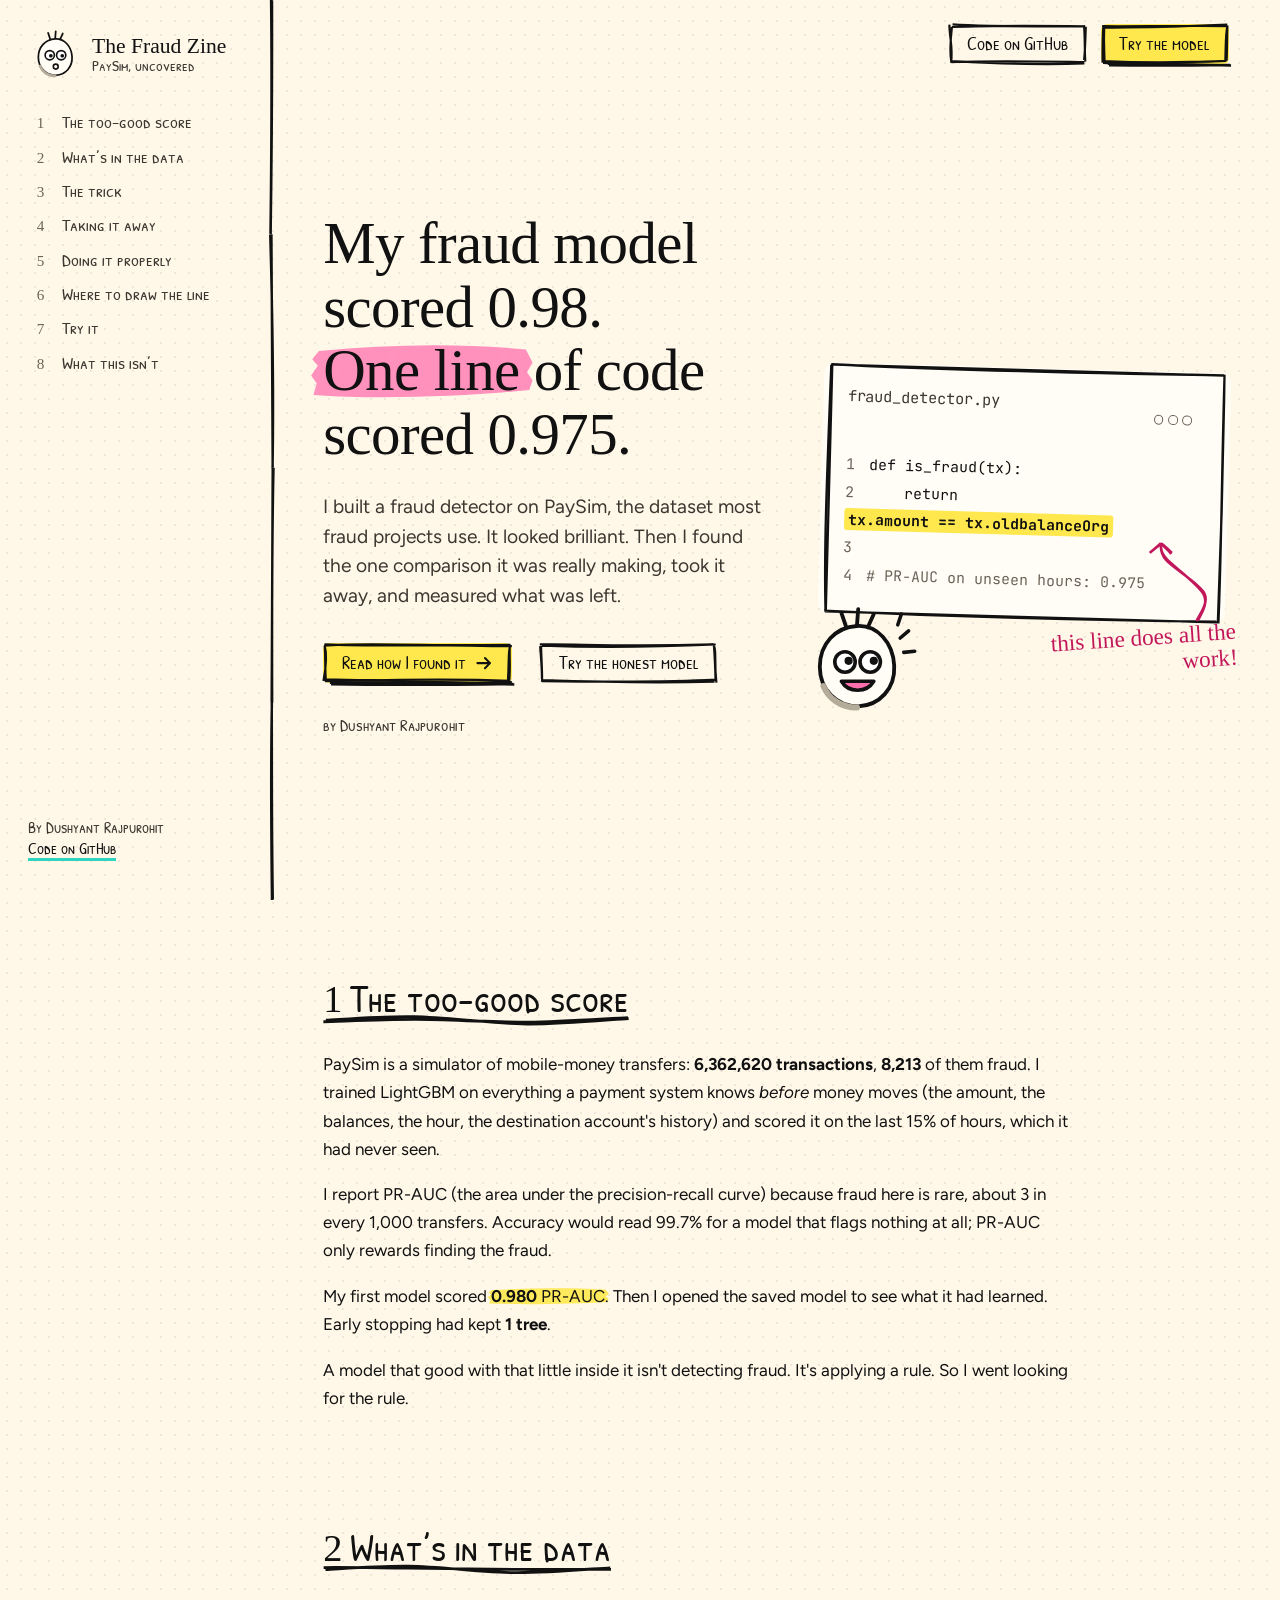
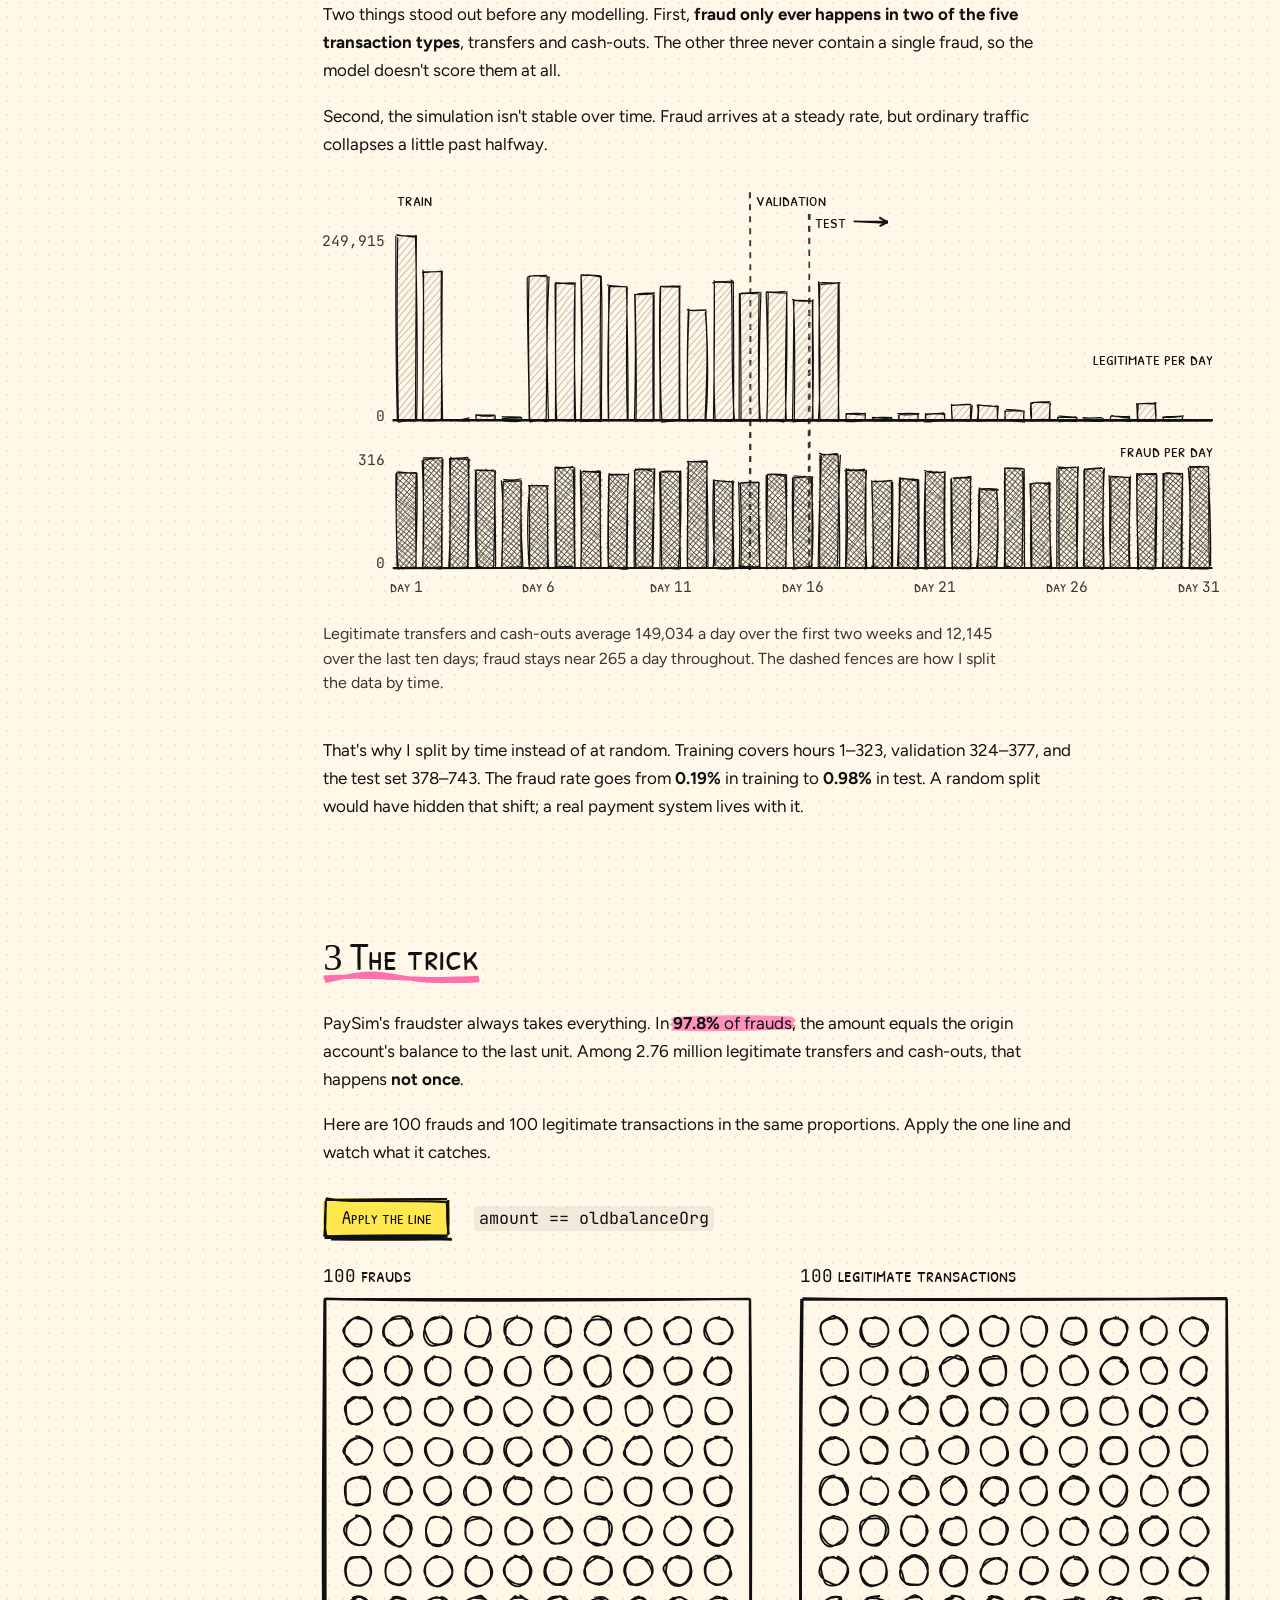
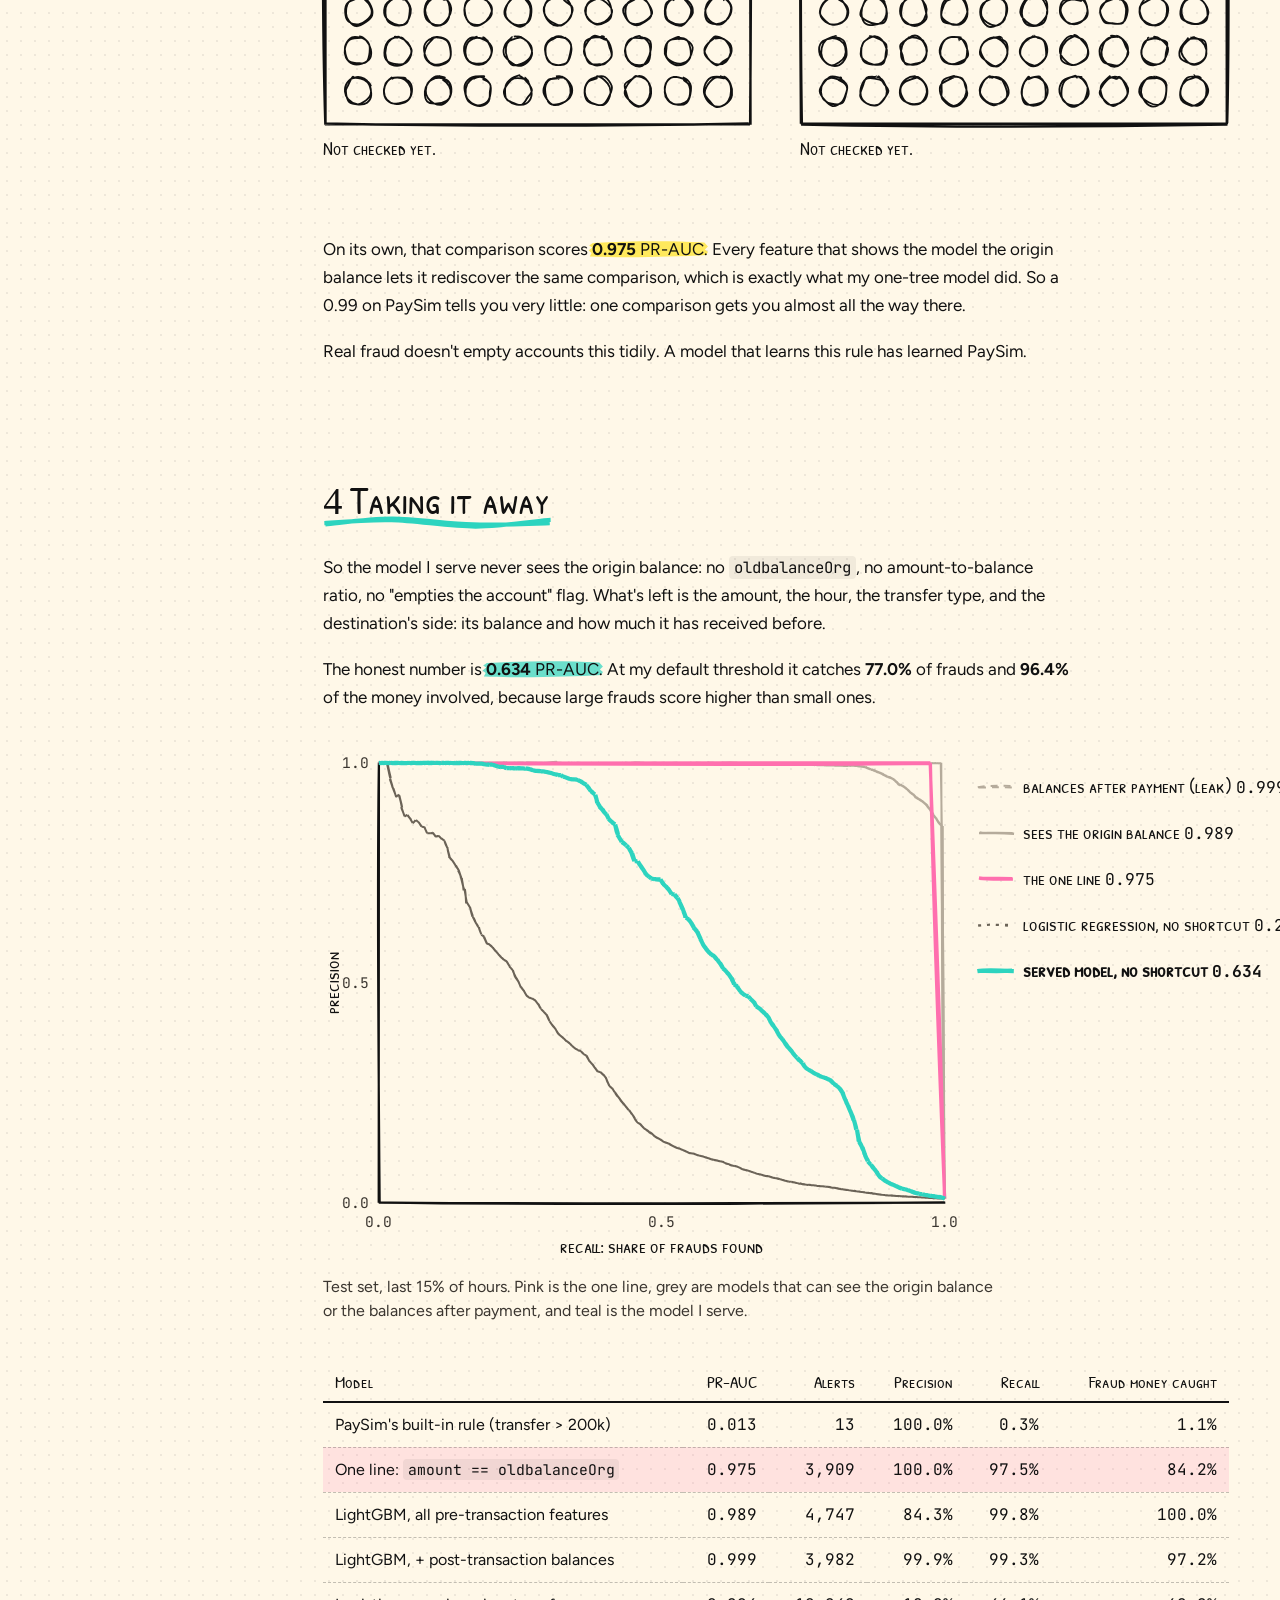
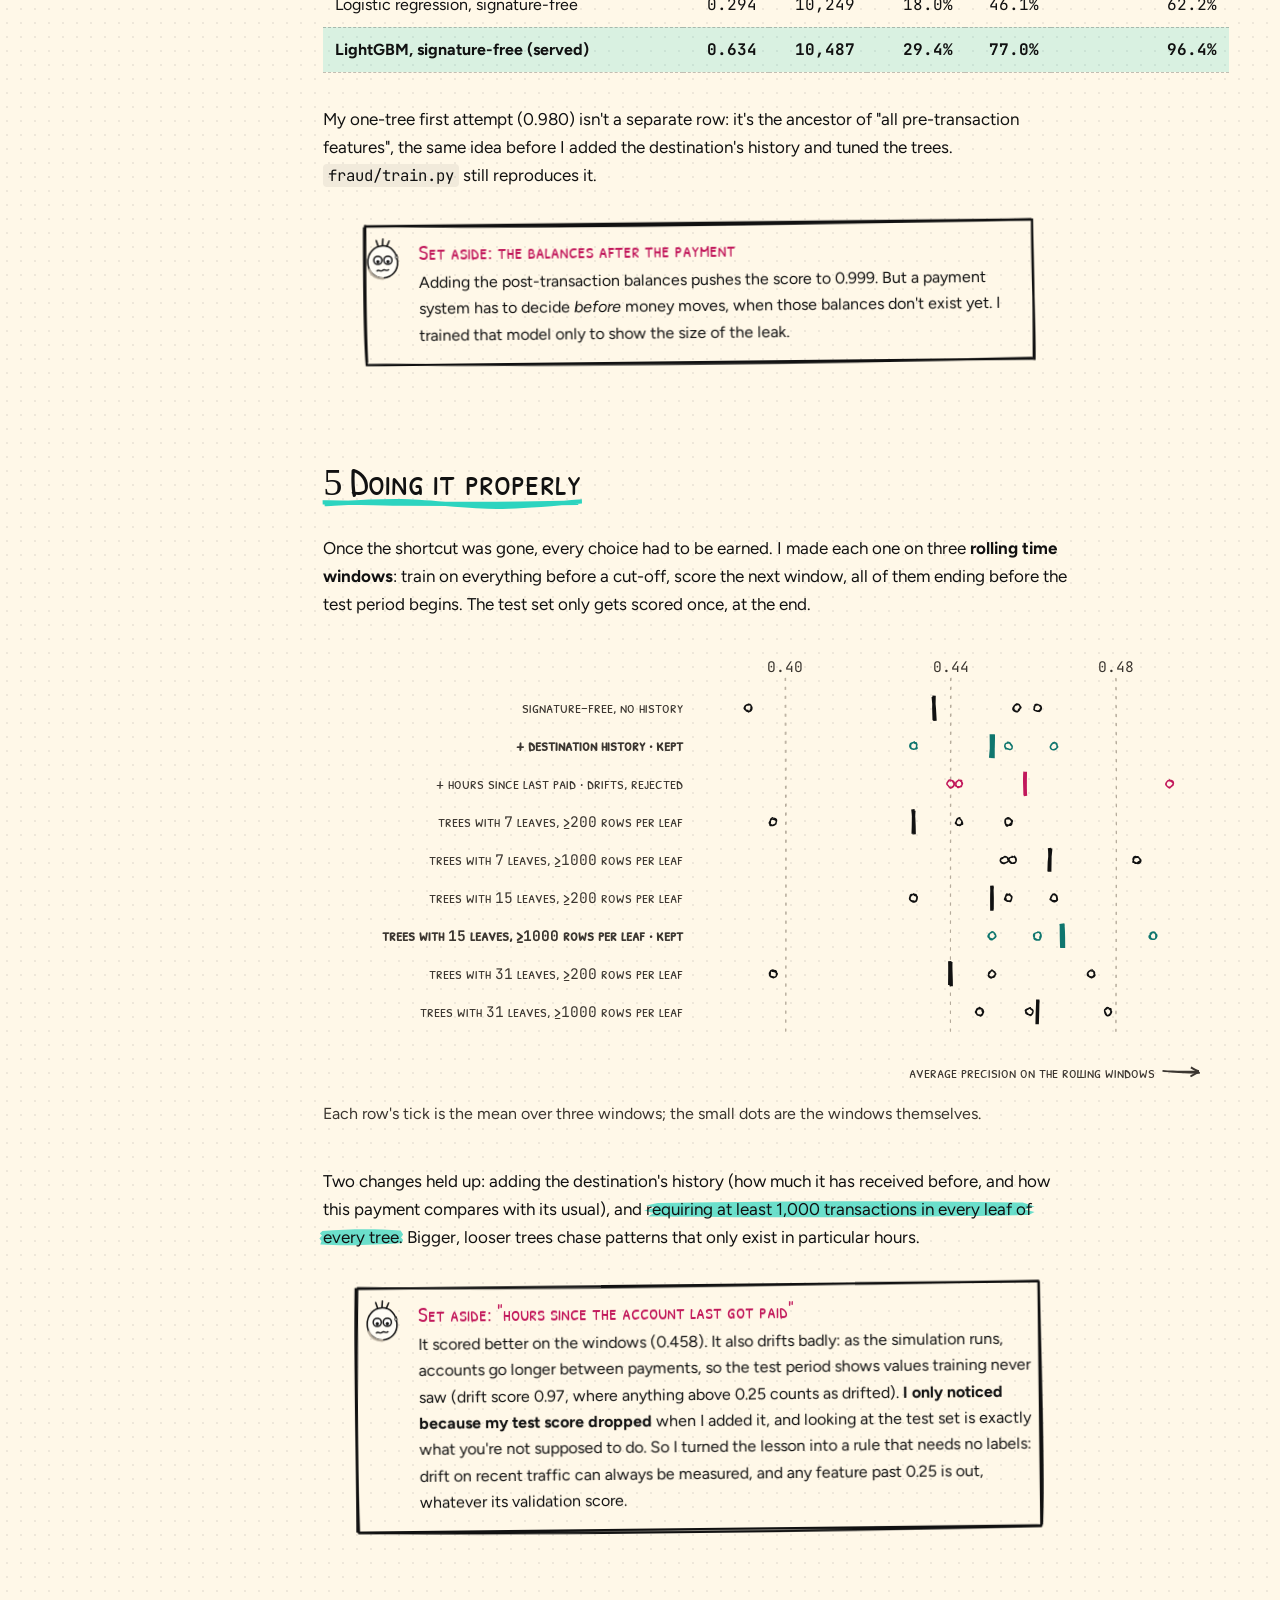
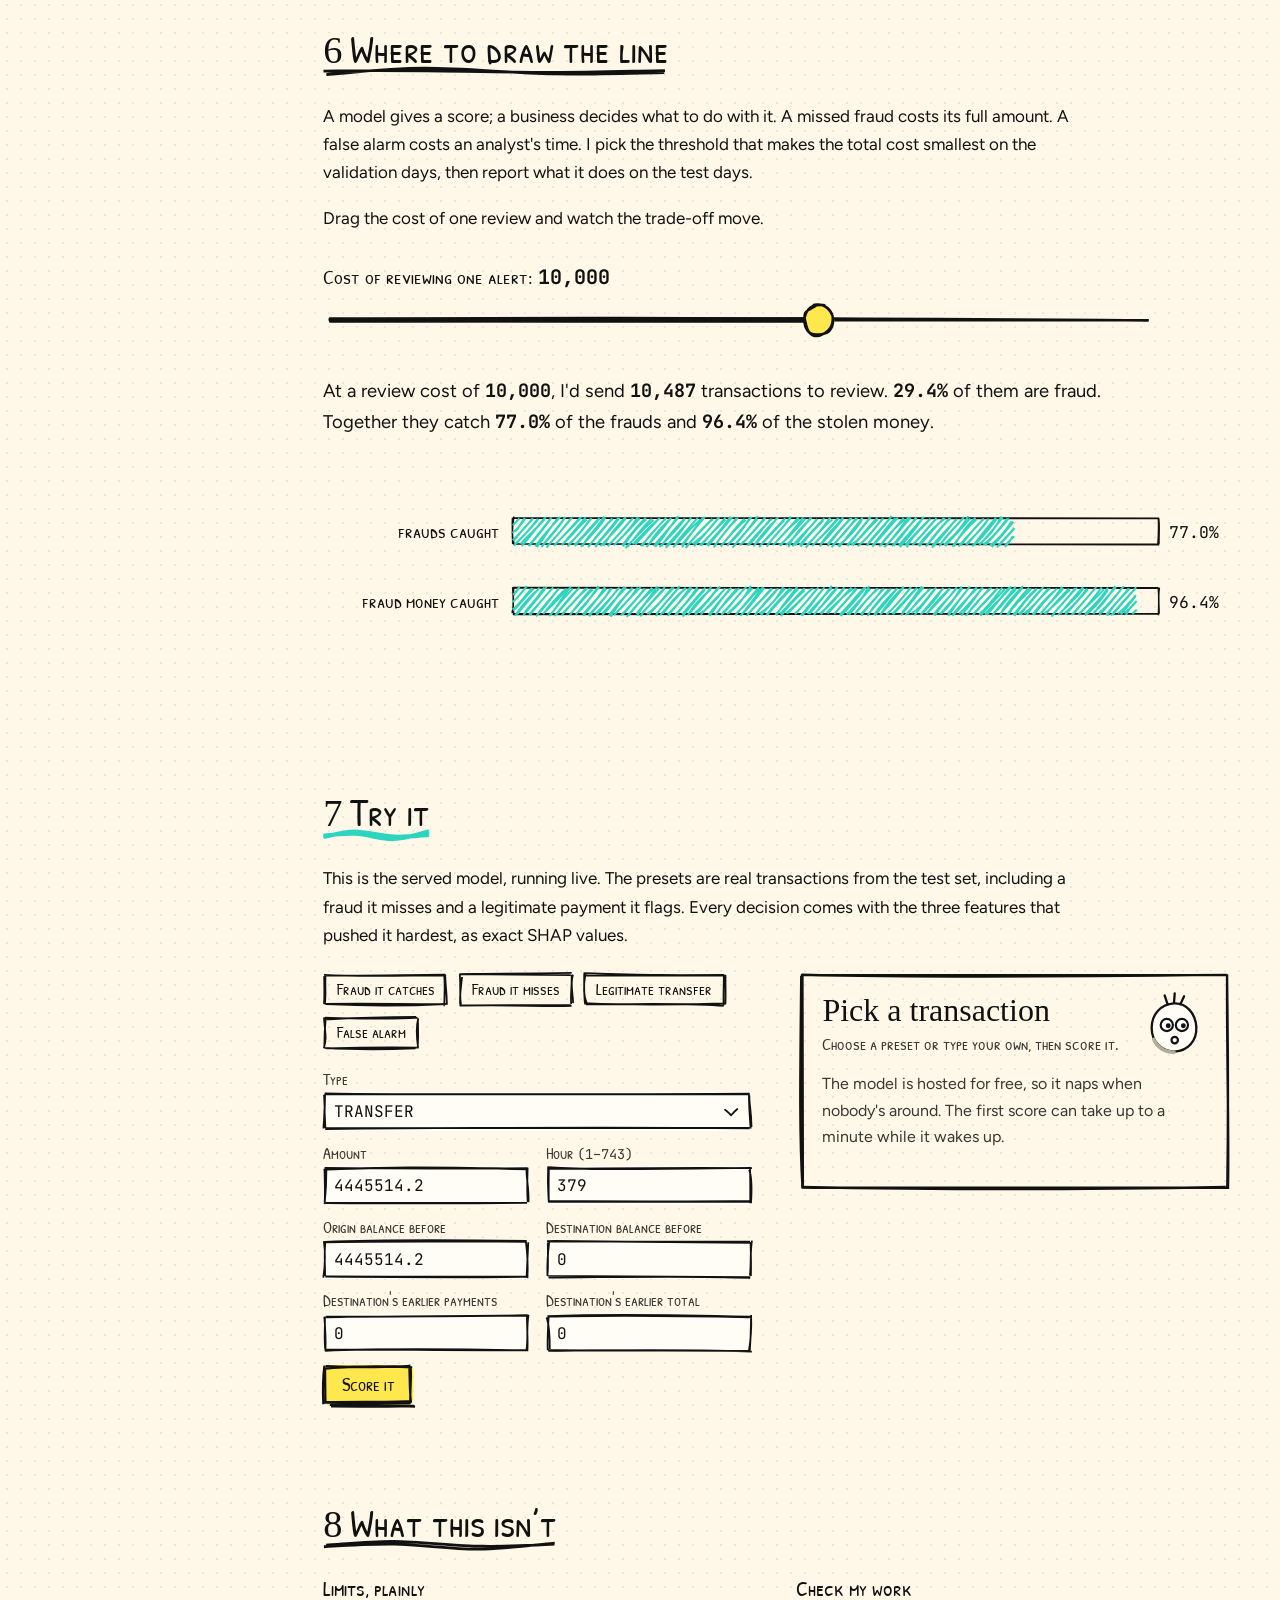
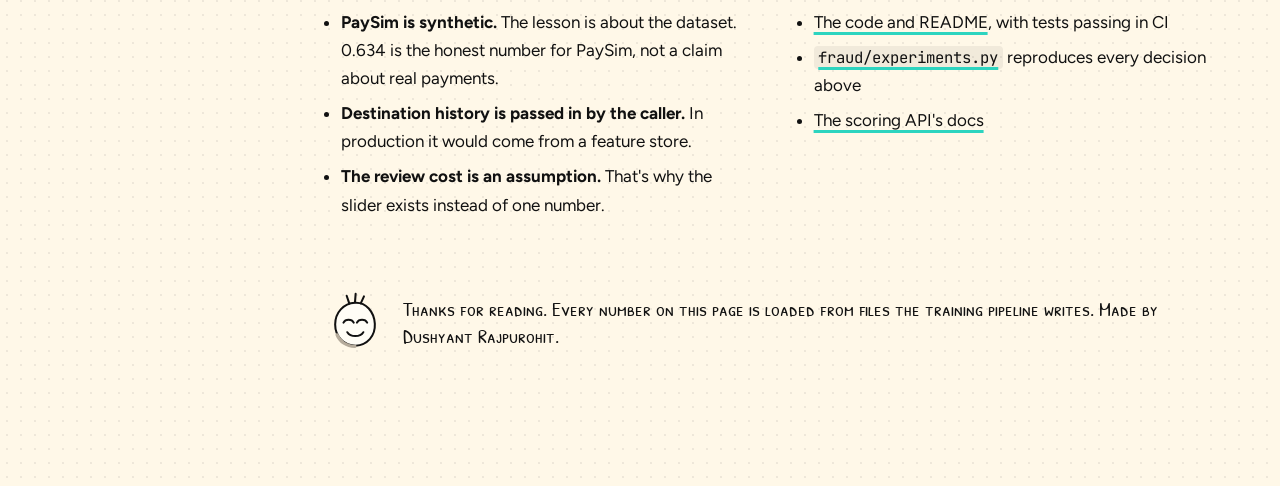
<file: docs/index.html>
<!doctype html>
<html lang="en">
<head>
<meta charset="utf-8">
<meta name="viewport" content="width=device-width, initial-scale=1">
<title>The Fraud Model That Learned One Line</title>
<meta name="description" content="My fraud model scored 0.98 on PaySim. One line of code scored 0.975. How I found the shortcut, took it away, and built an honest model, by Dushyant Rajpurohit.">
<meta property="og:title" content="The fraud model that learned one line">
<meta property="og:description" content="PaySim fraud can be caught with amount == oldbalanceOrg. Here's what is left when you take that away.">
<meta property="og:type" content="article">
<link rel="preconnect" href="https://fonts.googleapis.com">
<link rel="preconnect" href="https://fonts.gstatic.com" crossorigin>
<link href="https://fonts.googleapis.com/css2?family=Figtree:ital,wght@0,400;0,700;1,400&family=JetBrains+Mono:wght@400;700&family=Patrick+Hand+SC&family=Permanent+Marker&display=swap" rel="stylesheet">
<link rel="stylesheet" href="zine.css">
<link rel="icon" href="data:image/svg+xml,%3Csvg xmlns='http://www.w3.org/2000/svg' viewBox='0 0 100 100'%3E%3Ccircle cx='50' cy='55' r='32' fill='%23fff8e8' stroke='%23111' stroke-width='6'/%3E%3Ccircle cx='39' cy='52' r='6'/%3E%3Ccircle cx='61' cy='52' r='6'/%3E%3C/svg%3E">
</head>
<body>

<!-- the mascot, in four moods -->
<svg width="0" height="0" style="position:absolute" aria-hidden="true">
  <defs>
    <g id="m-head">
      <path d="M50 20c-18 1-31 15-31 34 0 19 14 33 32 33 18-1 31-15 30-34-1-19-14-34-31-33z" fill="#fffdf6" stroke="#111" stroke-width="3.2" stroke-linecap="round"/>
      <path d="M22 70c4 10 14 18 28 18" fill="none" stroke="#b5ab9b" stroke-width="5" stroke-linecap="round"/>
      <path d="M41 21l-4-12M50 19l1-13M59 21l5-11" stroke="#111" stroke-width="3.2" stroke-linecap="round"/>
    </g>
    <g id="m-eyes">
      <circle cx="40" cy="50" r="8.5" fill="#fff" stroke="#111" stroke-width="3"/>
      <circle cx="61" cy="50" r="8.5" fill="#fff" stroke="#111" stroke-width="3"/>
    </g>
  </defs>
  <symbol id="m-curious" viewBox="0 0 100 100">
    <use href="#m-head"/><use href="#m-eyes"/>
    <circle cx="42" cy="51" r="3.4" fill="#111"/><circle cx="63" cy="51" r="3.4" fill="#111"/>
    <circle cx="51" cy="71" r="4.5" fill="none" stroke="#111" stroke-width="3"/>
  </symbol>
  <symbol id="m-gotcha" viewBox="0 0 100 100">
    <use href="#m-head"/><use href="#m-eyes"/>
    <circle cx="43" cy="49" r="3.4" fill="#111"/><circle cx="64" cy="49" r="3.4" fill="#111"/>
    <path d="M37 66c6 10 21 10 27 0z" fill="#ff6fae" stroke="#111" stroke-width="3" stroke-linejoin="round"/>
    <path d="M86 30l7-6M89 42l9-1M84 19l3-9" stroke="#111" stroke-width="3" stroke-linecap="round"/>
  </symbol>
  <symbol id="m-worried" viewBox="0 0 100 100">
    <use href="#m-head"/><use href="#m-eyes"/>
    <circle cx="40" cy="53" r="3.4" fill="#111"/><circle cx="61" cy="53" r="3.4" fill="#111"/>
    <path d="M38 72c4-4 8 3 12-1s8 3 12-1" fill="none" stroke="#111" stroke-width="3" stroke-linecap="round"/>
    <path d="M79 38c3 5 3 9 0 10-3-1-3-5 0-10z" fill="#fffdf6" stroke="#111" stroke-width="2"/>
  </symbol>
  <symbol id="m-happy" viewBox="0 0 100 100">
    <use href="#m-head"/>
    <path d="M32 51c3-6 13-6 16 0M53 51c3-6 13-6 16 0" fill="none" stroke="#111" stroke-width="3.2" stroke-linecap="round"/>
    <path d="M38 66c5 8 20 8 25 0" fill="none" stroke="#111" stroke-width="3.2" stroke-linecap="round"/>
  </symbol>
</svg>

<div class="layout">
  <nav class="rail" aria-label="Contents">
    <a class="brand" href="#top">
      <svg aria-hidden="true"><use href="#m-curious"/></svg>
      <span class="brand-name">The Fraud Zine<span>PaySim, uncovered</span></span>
    </a>
    <button class="toc-toggle" type="button" aria-expanded="false" aria-controls="toc">Contents</button>
    <ol class="toc" id="toc">
      <li><a href="#score"><span>1</span>The too-good score</a></li>
      <li><a href="#data"><span>2</span>What’s in the data</a></li>
      <li><a href="#trick"><span>3</span>The trick</a></li>
      <li><a href="#honest"><span>4</span>Taking it away</a></li>
      <li><a href="#properly"><span>5</span>Doing it properly</a></li>
      <li><a href="#threshold"><span>6</span>Where to draw the line</a></li>
      <li><a href="#try"><span>7</span>Try it</a></li>
      <li><a href="#limits"><span>8</span>What this isn’t</a></li>
    </ol>
    <p class="rail-note">By Dushyant Rajpurohit<br><a href="https://github.com/DushyantRajpurohit/paysim-fraud-detection">Code on GitHub</a></p>
  </nav>

  <main class="main" id="top">
    <div class="topbar">
      <a class="btn" href="https://github.com/DushyantRajpurohit/paysim-fraud-detection"><span>Code on GitHub</span></a>
      <a class="btn primary" href="#try"><span>Try the model</span></a>
    </div>

    <section class="hero" aria-labelledby="title">
      <div>
        <h1 id="title">My fraud model scored <span class="num" data-v="first.pr2">0.98</span>.<br><span class="hl p">One line</span> of code scored <span class="num" data-v="rule.pr">0.975</span>.</h1>
        <p class="dek">I built a fraud detector on PaySim, the dataset most fraud projects use. It looked brilliant. Then I found the one comparison it was really making, took it away, and measured what was left.</p>
        <div class="hero-actions">
          <a class="btn primary" href="#score"><span>Read how I found it</span><svg class="arrow" viewBox="0 0 24 24" aria-hidden="true"><path d="M4 12h15m-6-6 6 6-6 6" fill="none" stroke="currentColor" stroke-width="2.4" stroke-linecap="round" stroke-linejoin="round"/></svg></a>
          <a class="btn" href="#try"><span>Try the honest model</span></a>
        </div>
        <p class="byline">by Dushyant Rajpurohit</p>
      </div>
      <div class="reveal-card">
        <div class="codecard" id="codecard">
          <div class="file"><span>fraud_detector.py</span><span class="dots" aria-hidden="true"><i></i><i></i><i></i></span></div>
<pre><span class="ln">1</span>def is_fraud(tx):
<span class="ln">2</span>    return <span class="hit" id="hit">tx.amount == tx.oldbalanceOrg</span>
<span class="ln">3</span>
<span class="ln">4</span><span id="c4" class="cm"># PR-AUC on unseen hours: <span data-v="rule.pr">0.975</span></span></pre>
        </div>
        <p class="callout" id="callout">this line does all the work!</p>
        <svg class="hero-mascot" role="img" aria-label="The zine's mascot, grinning: gotcha"><use href="#m-gotcha"/></svg>
        <svg class="doodle" id="hero-arrow" aria-hidden="true"></svg>
      </div>
    </section>

    <section class="chapter" id="score" aria-labelledby="h-score">
      <header><h2 id="h-score"><span class="n">1</span>The too-good score</h2></header>
      <div class="prose">
        <p>PaySim is a simulator of mobile-money transfers: <strong>6,362,620 transactions</strong>, <strong>8,213</strong> of them fraud. I trained LightGBM on everything a payment system knows <em>before</em> money moves (the amount, the balances, the hour, the destination account's history) and scored it on the last 15% of hours, which it had never seen.</p>
        <p>I report PR-AUC (the area under the precision-recall curve) because fraud here is rare, about 3 in every 1,000 transfers. Accuracy would read 99.7% for a model that flags nothing at all; PR-AUC only rewards finding the fraud.</p>
        <p>My first model scored <span class="hl y"><strong data-v="first.pr3">0.980</strong> PR-AUC</span>. Then I opened the saved model to see what it had learned. Early stopping had kept <strong data-v="first.trees">1 tree</strong>.</p>
        <p>A model that good with that little inside it isn't detecting fraud. It's applying a rule. So I went looking for the rule.</p>
      </div>
    </section>

    <section class="chapter" id="data" aria-labelledby="h-data">
      <header><h2 id="h-data"><span class="n">2</span>What’s in the data</h2></header>
      <div class="prose">
        <p>Two things stood out before any modelling. First, <strong>fraud only ever happens in two of the five transaction types</strong>, transfers and cash-outs. The other three never contain a single fraud, so the model doesn't score them at all.</p>
        <p>Second, the simulation isn't stable over time. Fraud arrives at a steady rate, but ordinary traffic collapses a little past halfway.</p>
      </div>
      <figure>
        <svg class="chart" id="volume-chart" viewBox="0 0 960 420" role="img" aria-labelledby="volume-title volume-desc">
          <title id="volume-title">Transfers and cash-outs per day, legitimate versus fraud</title>
          <desc id="volume-desc">Legitimate volume per day across the 31 simulated days, with fraud per day underneath. Legitimate volume falls sharply after day 16 while fraud stays roughly flat.</desc>
        </svg>
        <figcaption id="volume-caption">Each bar is one simulated day. The shaded bands are how I split the data by time: train, validation, test.</figcaption>
      </figure>
      <div class="prose">
        <p>That's why I split by time instead of at random. Training covers hours <span data-v="split.train">1–323</span>, validation <span data-v="split.val">324–377</span>, and the test set <span data-v="split.test">378–743</span>. The fraud rate goes from <strong data-v="split.trainRate">0.19%</strong> in training to <strong data-v="split.testRate">0.98%</strong> in test. A random split would have hidden that shift; a real payment system lives with it.</p>
      </div>
    </section>

    <section class="chapter" id="trick" aria-labelledby="h-trick">
      <header><h2 id="h-trick"><span class="n">3</span>The trick</h2></header>
      <div class="prose">
        <p>PaySim's fraudster always takes everything. In <span class="hl p"><strong data-v="sig.fraudPct">97.8%</strong> of frauds</span>, the amount equals the origin account's balance to the last unit. Among <span data-v="sig.legitM">2.76 million</span> legitimate transfers and cash-outs, that happens <strong data-v="sig.legitEqual">not once</strong>.</p>
        <p>Here are 100 frauds and 100 legitimate transactions in the same proportions. Apply the one line and watch what it catches.</p>
      </div>
      <div class="trick" id="trickfield">
        <div class="switch-row">
          <button class="btn primary" type="button" id="apply" aria-pressed="false"><span>Apply the line</span></button>
          <code>amount == oldbalanceOrg</code>
        </div>
        <div class="field">
          <h3><span class="fig">100</span> frauds</h3>
          <div class="dots" id="dots-fraud" aria-hidden="true"></div>
          <p class="tally" id="tally-fraud" aria-live="polite">Not checked yet.</p>
        </div>
        <div class="field">
          <h3><span class="fig">100</span> legitimate transactions</h3>
          <div class="dots" id="dots-legit" aria-hidden="true"></div>
          <p class="tally" id="tally-legit" aria-live="polite">Not checked yet.</p>
        </div>
      </div>
      <div class="prose">
        <p>On its own, that comparison scores <span class="hl y"><strong data-v="rule.pr">0.975</strong> PR-AUC</span>. Every feature that shows the model the origin balance lets it rediscover the same comparison, which is exactly what my one-tree model did. So a 0.99 on PaySim tells you very little: one comparison gets you almost all the way there.</p>
        <p>Real fraud doesn't empty accounts this tidily. A model that learns this rule has learned PaySim.</p>
      </div>
    </section>

    <section class="chapter" id="honest" aria-labelledby="h-honest">
      <header><h2 id="h-honest"><span class="n">4</span>Taking it away</h2></header>
      <div class="prose">
        <p>So the model I serve never sees the origin balance: no <code>oldbalanceOrg</code>, no amount-to-balance ratio, no "empties the account" flag. What's left is the amount, the hour, the transfer type, and the destination's side: its balance and how much it has received before.</p>
        <p>The honest number is <span class="hl t"><strong data-v="served.pr">0.634</strong> PR-AUC</span>. At my default threshold it catches <strong data-v="served.recall">77.0%</strong> of frauds and <strong data-v="served.amount">96.4%</strong> of the money involved, because large frauds score higher than small ones.</p>
      </div>
      <figure>
        <svg class="chart" id="pr-chart" viewBox="0 0 960 520" role="img" aria-labelledby="pr-title pr-desc">
          <title id="pr-title">Precision-recall curves on the test set</title>
          <desc id="pr-desc">The one-line rule and the models that can see the origin balance sit near the top right. The served signature-free model is the honest curve below them, well above logistic regression.</desc>
        </svg>
        <figcaption>Test set, last 15% of hours. Pink is the one line, grey are models that can see the origin balance or the balances after payment, and teal is the model I serve.</figcaption>
      </figure>
      <div class="table-wrap">
        <table>
          <thead><tr><th scope="col">Model</th><th scope="col" class="num">PR-AUC</th><th scope="col" class="num">Alerts</th><th scope="col" class="num">Precision</th><th scope="col" class="num">Recall</th><th scope="col" class="num">Fraud money caught</th></tr></thead>
          <tbody id="results-body">
            <tr><td>PaySim's built-in rule (transfer &gt; 200k)</td><td class="num">0.013</td><td class="num">13</td><td class="num">100.0%</td><td class="num">0.3%</td><td class="num">1.1%</td></tr>
            <tr class="trick"><td>One line: <code>amount == oldbalanceOrg</code></td><td class="num">0.975</td><td class="num">3,909</td><td class="num">100.0%</td><td class="num">97.5%</td><td class="num">84.2%</td></tr>
            <tr><td>LightGBM, all pre-transaction features</td><td class="num">0.989</td><td class="num">4,747</td><td class="num">84.3%</td><td class="num">99.8%</td><td class="num">100.0%</td></tr>
            <tr><td>LightGBM, + post-transaction balances</td><td class="num">0.999</td><td class="num">3,982</td><td class="num">99.9%</td><td class="num">99.3%</td><td class="num">97.2%</td></tr>
            <tr><td>Logistic regression, signature-free</td><td class="num">0.294</td><td class="num">10,249</td><td class="num">18.0%</td><td class="num">46.1%</td><td class="num">62.2%</td></tr>
            <tr class="served"><td>LightGBM, signature-free (served)</td><td class="num">0.634</td><td class="num">10,487</td><td class="num">29.4%</td><td class="num">77.0%</td><td class="num">96.4%</td></tr>
          </tbody>
        </table>
      </div>
      <p class="prose">My one-tree first attempt (<span data-v="first.pr3">0.980</span>) isn't a separate row: it's the ancestor of "all pre-transaction features", the same idea before I added the destination's history and tuned the trees. <code>fraud/train.py</code> still reproduces it.</p>
      <aside class="setaside" aria-labelledby="sa-leak">
        <svg class="face" aria-hidden="true"><use href="#m-worried"/></svg>
        <h3 id="sa-leak">Set aside: the balances after the payment</h3>
        <p>Adding the post-transaction balances pushes the score to <span data-v="leaky.pr">0.999</span>. But a payment system has to decide <em>before</em> money moves, when those balances don't exist yet. I trained that model only to show the size of the leak.</p>
      </aside>
    </section>

    <section class="chapter" id="properly" aria-labelledby="h-properly">
      <header><h2 id="h-properly"><span class="n">5</span>Doing it properly</h2></header>
      <div class="prose">
        <p>Once the shortcut was gone, every choice had to be earned. I made each one on three <strong>rolling time windows</strong>: train on everything before a cut-off, score the next window, all of them ending before the test period begins. The test set only gets scored once, at the end.</p>
      </div>
      <figure>
        <svg class="chart" id="folds-chart" viewBox="0 0 960 470" role="img" aria-labelledby="folds-title folds-desc">
          <title id="folds-title">Mean average precision across three rolling windows, for each candidate</title>
          <desc id="folds-desc">Adding destination history lifts the mean; requiring at least 1,000 rows per leaf lifts it further. The hours-since-last-payment feature scores higher but is rejected for drift.</desc>
        </svg>
        <figcaption>Each row's tick is the mean over three windows; the small dots are the windows themselves.</figcaption>
      </figure>
      <div class="prose">
        <p>Two changes held up: adding the destination's history (how much it has received before, and how this payment compares with its usual), and <span class="hl t">requiring at least 1,000 transactions in every leaf of every tree</span>. Bigger, looser trees chase patterns that only exist in particular hours.</p>
      </div>
      <aside class="setaside" aria-labelledby="sa-drift">
        <svg class="face" aria-hidden="true"><use href="#m-worried"/></svg>
        <h3 id="sa-drift">Set aside: "hours since the account last got paid"</h3>
        <p>It scored better on the windows (<span data-v="exp.hoursMean">0.458</span>). It also drifts badly: as the simulation runs, accounts go longer between payments, so the test period shows values training never saw (drift score <span data-v="exp.hoursPsi">0.967</span>, where anything above 0.25 counts as drifted). <strong>I only noticed because my test score dropped</strong> when I added it, and looking at the test set is exactly what you're not supposed to do. So I turned the lesson into a rule that needs no labels: drift on recent traffic can always be measured, and any feature past 0.25 is out, whatever its validation score.</p>
      </aside>
    </section>

    <section class="chapter" id="threshold" aria-labelledby="h-threshold">
      <header><h2 id="h-threshold"><span class="n">6</span>Where to draw the line</h2></header>
      <div class="prose">
        <p>A model gives a score; a business decides what to do with it. A missed fraud costs its full amount. A false alarm costs an analyst's time. I pick the threshold that makes the total cost smallest on the validation days, then report what it does on the test days.</p>
        <p>Drag the cost of one review and watch the trade-off move.</p>
      </div>
      <div class="slider">
        <label for="cost">Cost of reviewing one alert: <output id="cost-out" for="cost">10,000</output></label>
        <div class="range"><svg id="range-art" aria-hidden="true"></svg><input type="range" id="cost" min="0" max="30" step="1" value="15" aria-describedby="readout"></div>
      </div>
      <p class="readout" id="readout" aria-live="polite">At a review cost of <b>10,000</b>, I'd send <b>10,487</b> transactions to review. <b>29.4%</b> of them are fraud, and they hold <b>96.4%</b> of the stolen money.</p>
      <figure>
        <svg class="chart" id="cost-chart" viewBox="0 0 960 150" role="img" aria-labelledby="cost-title">
          <title id="cost-title">Share of frauds and of fraud money caught at the chosen review cost</title>
        </svg>
      </figure>
    </section>

    <section class="chapter" id="try" aria-labelledby="h-try">
      <header><h2 id="h-try"><span class="n">7</span>Try it</h2></header>
      <div class="prose">
        <p>This is the served model, running live. The presets are real transactions from the test set, including a fraud it misses and a legitimate payment it flags. Every decision comes with the three features that pushed it hardest, as exact SHAP values.</p>
      </div>
      <div class="scorer">
        <div>
          <div class="presets" id="presets" role="group" aria-label="Real test-set transactions"></div>
          <form class="form" id="score-form">
            <label class="full">Type
              <select name="type"><option>TRANSFER</option><option>CASH_OUT</option><option>PAYMENT</option><option>CASH_IN</option><option>DEBIT</option></select>
            </label>
            <label>Amount<input name="amount" type="number" min="0" step="any" required></label>
            <label><span>Hour <span class="fig">(1–743)</span></span><input name="step" type="number" min="1" max="743" step="1" required></label>
            <label>Origin balance before<input name="oldbalanceOrg" type="number" min="0" step="any" required></label>
            <label>Destination balance before<input name="oldbalanceDest" type="number" min="0" step="any" required></label>
            <label>Destination's earlier payments<input name="dest_prior_txns" type="number" min="0" step="1" required></label>
            <label>Destination's earlier total<input name="dest_prior_amount" type="number" min="0" step="any" required></label>
            <div class="full"><button class="btn primary" type="submit" id="score-btn"><span>Score it</span></button></div>
          </form>
        </div>
        <div class="result" id="result" aria-live="polite">
          <svg class="face" id="result-face" aria-hidden="true"><use href="#m-curious"/></svg>
          <p class="verdict" id="verdict">Pick a transaction</p>
          <p class="meta" id="result-meta">Choose a preset or type your own, then score it.</p>
          <p class="msg" id="result-msg">The model is hosted for free, so it naps when nobody's around. The first score can take up to a minute while it wakes up.</p>
          <svg class="chart reasons" id="reasons" viewBox="0 0 440 170" aria-hidden="true"></svg>
        </div>
      </div>
    </section>

    <section class="chapter" id="limits" aria-labelledby="h-limits">
      <header><h2 id="h-limits"><span class="n">8</span>What this isn’t</h2></header>
      <div class="closing">
        <div>
          <h3>Limits, plainly</h3>
          <ul>
            <li><strong>PaySim is synthetic.</strong> The lesson is about the dataset. 0.634 is the honest number for PaySim, not a claim about real payments.</li>
            <li><strong>Destination history is passed in by the caller.</strong> In production it would come from a feature store.</li>
            <li><strong>The review cost is an assumption.</strong> That's why the slider exists instead of one number.</li>
          </ul>
        </div>
        <div>
          <h3>Check my work</h3>
          <ul>
            <li><a href="https://github.com/DushyantRajpurohit/paysim-fraud-detection">The code and README</a>, with tests passing in CI</li>
            <li><a href="https://github.com/DushyantRajpurohit/paysim-fraud-detection/blob/main/fraud/experiments.py"><code>fraud/experiments.py</code></a> reproduces every decision above</li>
            <li><a href="https://paysim-fraud-detection-591g.onrender.com/docs">The scoring API's docs</a></li>
          </ul>
        </div>
      </div>
      <p class="signoff"><svg aria-hidden="true"><use href="#m-happy"/></svg><span>Thanks for reading. Every number on this page is loaded from files the training pipeline writes. Made by Dushyant Rajpurohit.</span></p>
    </section>
  </main>
</div>

<script src="vendor/rough.js"></script>
<script src="zine.js"></script>
</body>
</html>
</file>
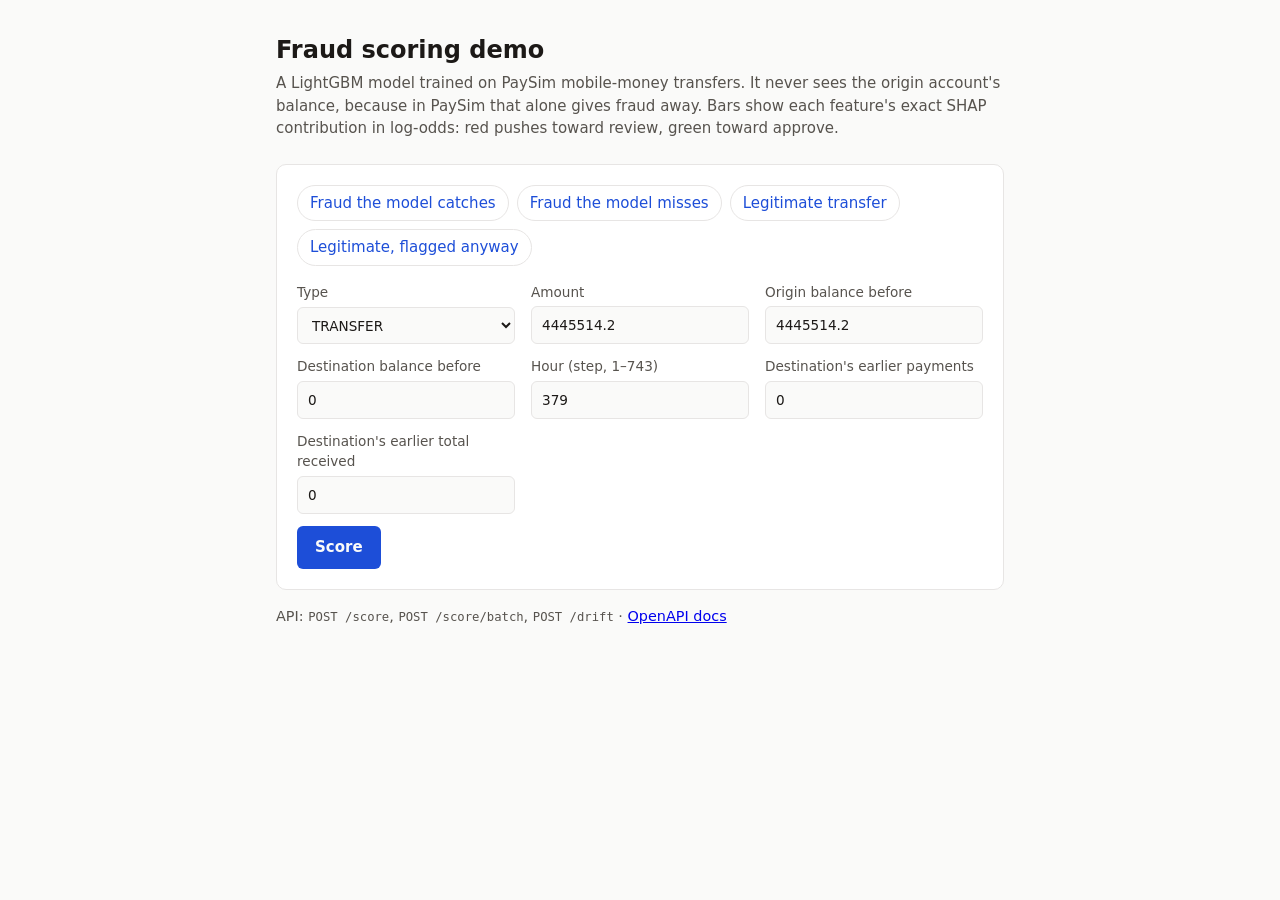
<file: static/index.html>
<!doctype html>
<html lang="en">
<head>
<meta charset="utf-8">
<meta name="viewport" content="width=device-width, initial-scale=1">
<title>Fraud Scoring Demo</title>
<style>
  :root {
    --bg: #fafaf9; --panel: #ffffff; --text: #1c1917; --muted: #57534e; --line: #e7e5e4;
    --accent: #1d4ed8; --risk: #b91c1c; --safe: #15803d; --risk-bg: #fef2f2; --safe-bg: #f0fdf4;
  }
  @media (prefers-color-scheme: dark) {
    :root {
      --bg: #0c0a09; --panel: #1c1917; --text: #f5f5f4; --muted: #a8a29e; --line: #292524;
      --accent: #93c5fd; --risk: #fca5a5; --safe: #86efac; --risk-bg: #2a1212; --safe-bg: #0f2417;
    }
  }
  * { box-sizing: border-box; }
  body { margin: 0; background: var(--bg); color: var(--text);
         font: 15px/1.5 system-ui, -apple-system, "Segoe UI", sans-serif; }
  main { max-width: 760px; margin: 0 auto; padding: 32px 16px 64px; }
  h1 { font-size: 1.5rem; margin: 0 0 4px; }
  p.lede { color: var(--muted); margin: 0 0 24px; }
  .panel { background: var(--panel); border: 1px solid var(--line); border-radius: 10px; padding: 20px; margin-bottom: 16px; }
  .examples { display: flex; flex-wrap: wrap; gap: 8px; margin-bottom: 16px; }
  .examples button { background: transparent; color: var(--accent); border: 1px solid var(--line);
                     border-radius: 999px; padding: 6px 12px; font: inherit; cursor: pointer; }
  .examples button:hover { border-color: var(--accent); }
  form { display: grid; grid-template-columns: repeat(auto-fit, minmax(200px, 1fr)); gap: 12px 16px; }
  label { display: grid; gap: 4px; font-size: 0.85rem; color: var(--muted); }
  input, select { font: inherit; color: var(--text); background: var(--bg); border: 1px solid var(--line);
                  border-radius: 6px; padding: 8px 10px; width: 100%; }
  input:focus, select:focus { outline: 2px solid var(--accent); outline-offset: 1px; }
  .submit { grid-column: 1 / -1; justify-self: start; background: var(--accent); color: var(--bg);
            border: 0; border-radius: 6px; padding: 10px 18px; font: inherit; font-weight: 600; cursor: pointer; }
  .verdict { display: flex; align-items: baseline; gap: 12px; flex-wrap: wrap; margin-bottom: 12px; }
  .badge { font-weight: 700; padding: 4px 10px; border-radius: 6px; }
  .badge.review { color: var(--risk); background: var(--risk-bg); }
  .badge.approve { color: var(--safe); background: var(--safe-bg); }
  .muted { color: var(--muted); font-size: 0.9rem; }
  .reason { display: grid; grid-template-columns: 170px 1fr 64px; gap: 10px; align-items: center; margin: 6px 0; }
  .track { position: relative; height: 10px; background: var(--line); border-radius: 5px; }
  .bar { position: absolute; top: 0; height: 10px; border-radius: 5px; }
  .bar.up { left: 50%; background: var(--risk); }
  .bar.down { right: 50%; background: var(--safe); }
  .num { text-align: right; font-variant-numeric: tabular-nums; font-size: 0.85rem; }
  code { font-size: 0.85em; }
  @media (max-width: 520px) { .reason { grid-template-columns: 1fr 52px; } .reason .track { grid-column: 1 / -1; grid-row: 2; } }
</style>
</head>
<body>
<main>
  <h1>Fraud scoring demo</h1>
  <p class="lede">A LightGBM model trained on PaySim mobile-money transfers. It never sees the origin
    account's balance, because in PaySim that alone gives fraud away. Bars show each feature's
    exact SHAP contribution in log-odds: red pushes toward review, green toward approve.</p>

  <div class="panel">
    <div class="examples" id="examples"></div>
    <form id="form">
      <label>Type
        <select name="type">
          <option>TRANSFER</option><option>CASH_OUT</option><option>PAYMENT</option>
          <option>CASH_IN</option><option>DEBIT</option>
        </select>
      </label>
      <label>Amount <input name="amount" type="number" min="0" step="any" required></label>
      <label>Origin balance before <input name="oldbalanceOrg" type="number" min="0" step="any" required></label>
      <label>Destination balance before <input name="oldbalanceDest" type="number" min="0" step="any" required></label>
      <label>Hour (step, 1–743) <input name="step" type="number" min="1" step="1" required></label>
      <label>Destination's earlier payments <input name="dest_prior_txns" type="number" min="0" step="1" required></label>
      <label>Destination's earlier total received <input name="dest_prior_amount" type="number" min="0" step="any" required></label>
      <button class="submit" type="submit">Score</button>
    </form>
  </div>

  <div class="panel" id="result" hidden aria-live="polite"></div>
  <p class="muted">API: <code>POST /score</code>, <code>POST /score/batch</code>, <code>POST /drift</code> ·
    <a href="/docs">OpenAPI docs</a></p>
</main>
<script>
const EXAMPLES = [{"label": "Fraud the model catches", "tx": {"type": "TRANSFER", "amount": 4445514.2, "oldbalanceOrg": 4445514.2, "oldbalanceDest": 0.0, "step": 379, "dest_prior_txns": 0, "dest_prior_amount": 0.0}}, {"label": "Fraud the model misses", "tx": {"type": "CASH_OUT", "amount": 99656.93, "oldbalanceOrg": 99656.93, "oldbalanceDest": 0.0, "step": 546, "dest_prior_txns": 0, "dest_prior_amount": 0.0}}, {"label": "Legitimate transfer", "tx": {"type": "TRANSFER", "amount": 512223.02, "oldbalanceOrg": 5015.0, "oldbalanceDest": 72330.64, "step": 378, "dest_prior_txns": 2, "dest_prior_amount": 72330.64}}, {"label": "Legitimate, flagged anyway", "tx": {"type": "CASH_OUT", "amount": 293688.71, "oldbalanceOrg": 164503.0, "oldbalanceDest": 59276.04, "step": 656, "dest_prior_txns": 4, "dest_prior_amount": 601259.56}}];
const form = document.getElementById("form");
const result = document.getElementById("result");
const fill = (tx) => { for (const [k, v] of Object.entries(tx)) if (form.elements[k]) form.elements[k].value = v; };
const box = document.getElementById("examples");
for (const ex of EXAMPLES) {
  const b = document.createElement("button");
  b.type = "button"; b.textContent = ex.label;
  b.onclick = () => { fill(ex.tx); form.requestSubmit(); };
  box.appendChild(b);
}
if (EXAMPLES.length) fill(EXAMPLES[0].tx);

const fmt = (x) => x.toLocaleString(undefined, { maximumFractionDigits: 4 });
form.addEventListener("submit", async (e) => {
  e.preventDefault();
  const tx = Object.fromEntries(new FormData(form));
  for (const k of Object.keys(tx)) if (k !== "type") tx[k] = Number(tx[k]);
  result.hidden = false;
  result.textContent = "Scoring…";
  try {
    const r = await fetch("/score", { method: "POST", headers: { "Content-Type": "application/json" }, body: JSON.stringify(tx) });
    const body = await r.json();
    if (!r.ok) { result.textContent = "Invalid input: " + (body.detail?.[0]?.msg ?? r.status); return; }
    render(body);
  } catch (err) { result.textContent = "Request failed: " + err.message; }
});

function render(s) {
  result.replaceChildren();
  const v = document.createElement("div"); v.className = "verdict";
  const badge = document.createElement("span"); badge.className = "badge " + s.decision;
  badge.textContent = s.decision === "review" ? "Send to review" : "Approve";
  const meta = document.createElement("span"); meta.className = "muted";
  meta.textContent = s.score === null ? "Not scored: this type has no fraud in the training data."
    : `score ${fmt(s.score)} · threshold ${fmt(s.threshold)}`;
  v.append(badge, meta); result.append(v);
  const max = Math.max(...s.reasons.map((r) => Math.abs(r.contribution)), 1e-9);
  for (const r of s.reasons) {
    const row = document.createElement("div"); row.className = "reason";
    const name = document.createElement("code"); name.textContent = r.feature;
    const track = document.createElement("div"); track.className = "track";
    const bar = document.createElement("div"); bar.className = "bar " + (r.contribution > 0 ? "up" : "down");
    bar.style.width = (50 * Math.abs(r.contribution) / max) + "%";
    track.append(bar);
    const num = document.createElement("span"); num.className = "num";
    num.textContent = (r.contribution > 0 ? "+" : "") + r.contribution.toFixed(2);
    row.append(name, track, num); result.append(row);
  }
}
</script>
</body>
</html>
</file>
<file: docs/zine.css>
:root {
  --paper: #fff8e8;
  --paper-deep: #f6ecd2;
  --ink: #111111;
  --ink-soft: #3b3630;
  --ink-faint: #6b6357;
  --yellow: #ffe84d;
  --pink: #ff6fae;
  --pink-ink: #c2185b;
  --teal: #2dd4bf;
  --teal-ink: #0f766e;
  --rail: 17rem;
  --measure: 68ch;
  --marker: "Permanent Marker", "Comic Sans MS", cursive;
  --hand: "Patrick Hand SC", "Comic Sans MS", cursive;
  --body: "Figtree", system-ui, sans-serif;
  --mono: "JetBrains Mono", ui-monospace, monospace;
  --ease: cubic-bezier(0.16, 1, 0.3, 1);
}

* { box-sizing: border-box; }
html { scroll-behavior: smooth; scroll-padding-top: 1.5rem; }
@media (prefers-reduced-motion: reduce) { html { scroll-behavior: auto; } }

body {
  margin: 0;
  background-color: var(--paper);
  /* zine dot: a faint printed screen on the paper */
  background-image: radial-gradient(rgba(17, 17, 17, 0.07) 0.8px, transparent 0.9px);
  background-size: 14px 14px;
  color: var(--ink);
  font: 400 1.0625rem/1.65 var(--body);
  -webkit-font-smoothing: antialiased;
  caret-color: var(--pink-ink);
}
::selection { background: var(--yellow); color: var(--ink); }
:focus-visible { outline: 3px solid var(--teal-ink); outline-offset: 3px; border-radius: 4px; }
html { scrollbar-color: var(--ink-soft) var(--paper-deep); }

a { color: var(--ink); text-decoration-color: var(--teal); text-decoration-thickness: 3px; text-underline-offset: 4px; }
a:hover { text-decoration-color: var(--pink); }

/* ---------- frame: rail + main ---------- */
.layout { display: grid; grid-template-columns: var(--rail) minmax(0, 1fr); }

.rail {
  position: sticky; top: 0; height: 100vh; padding: 1.75rem 1.25rem 1.5rem 1.75rem;
  display: flex; flex-direction: column; gap: 1.5rem;
}
.rail-line { position: absolute; top: 0; right: -3px; width: 6px; height: 100%; overflow: visible; pointer-events: none; }
.rail-base { display: none; position: absolute; left: 0; bottom: -3px; width: 100%; height: 6px; overflow: visible; pointer-events: none; }
.brand { display: flex; align-items: center; gap: 0.6rem; text-decoration: none; }
.brand svg { width: 3.4rem; height: 3.4rem; flex: none; }
.brand-name { font: 400 1.35rem/1.05 var(--marker); }
.brand-name span { display: block; font: 400 0.95rem/1.2 var(--hand); color: var(--ink-soft); }

.toc { list-style: none; margin: 0; padding: 0; display: grid; gap: 0.15rem; }
.toc a {
  display: grid; grid-template-columns: 1.6rem 1fr; align-items: baseline;
  padding: 0.3rem 0.55rem; border-radius: 6px; text-decoration: none;
  font: 400 1.12rem/1.25 var(--hand); color: var(--ink-soft);
  transition: background-color 0.3s var(--ease), color 0.3s var(--ease);
}
.toc a span { font-family: var(--marker); font-size: 0.95rem; color: var(--ink-faint); }
.toc a:hover { color: var(--ink); background: rgba(255, 232, 77, 0.45); }
.toc a[aria-current="true"] { color: var(--ink); background: var(--yellow); }
.toc a[aria-current="true"] span { color: var(--ink); }

.rail-note { margin-top: auto; font: 400 1rem/1.35 var(--hand); color: var(--ink-soft); }
.rail-note a { font-family: var(--hand); }

.main { min-width: 0; padding: 0 clamp(1.25rem, 4vw, 4.5rem) 6rem; }

.topbar { display: flex; justify-content: flex-end; gap: 0.9rem; padding: 1.5rem 0 0; }

/* rough.js draws every outline into an svg.sketch inside its host */
.sketch-host { position: relative; }
.sketch-host > svg.sketch { position: absolute; inset: 0; width: 100%; height: 100%; overflow: visible; pointer-events: none; z-index: 1; }
.fig, .chart .num { font-family: var(--mono); }
.chart .num { font-size: 0.86em; }
.fig { font-size: 0.85em; }
.btn {
  position: relative; display: inline-flex; align-items: center; gap: 0.5rem;
  padding: 0.55rem 1.15rem; border: 0; background: none; cursor: pointer;
  font: 400 1.15rem/1.2 var(--hand); color: var(--ink); text-decoration: none;
  transition: transform 0.25s var(--ease);
}
.btn > span, .btn > svg:not(.sketch) { position: relative; }
.btn.primary { background: var(--yellow); border-radius: 6px; }
.btn:hover { transform: translate(-1px, -2px) rotate(-0.6deg); }
.btn:active { transform: translate(0, 0); }
.btn[disabled] { cursor: progress; opacity: 0.6; transform: none; }
.btn .arrow { width: 1.1em; height: 1.1em; }

/* ---------- hero ---------- */
.hero {
  display: grid; grid-template-columns: minmax(0, 1.05fr) minmax(0, 0.95fr); gap: 2rem 3rem;
  align-items: center; padding: clamp(2rem, 6vh, 4.5rem) 0 3rem; min-height: min(calc(100vh - 4rem), 52rem);
}
.hero h1 {
  margin: 0; font: 400 clamp(2.5rem, 4.6vw, 4.6rem)/1.08 var(--marker); letter-spacing: -0.01em;
  text-wrap: balance;
}
.hero h1 .num { white-space: nowrap; }
.dek { max-width: 46ch; margin: 1.6rem 0 2rem; font-size: 1.2rem; line-height: 1.55; color: var(--ink-soft); }
.hero-actions { display: flex; flex-wrap: wrap; align-items: center; gap: 1.25rem 1.75rem; }
.byline { margin-top: 2rem; font: 400 1.05rem/1.3 var(--hand); color: var(--ink-soft); }

.reveal-card { position: relative; padding: 1.25rem 0 0; }
.codecard {
  position: relative; padding: 1.4rem 1.5rem 1.5rem; transform: rotate(1.6deg);
  background: #fffdf6; border-radius: 10px;
}
.codecard .file { position: relative; display: flex; justify-content: space-between; font: 400 0.95rem var(--mono); color: var(--ink-soft); margin-bottom: 0.9rem; }
.codecard .dots i { display: inline-block; width: 0.6rem; height: 0.6rem; border-radius: 50%; margin-left: 0.3rem; border: 1.6px solid var(--ink-faint); }
.codecard .cm { color: var(--ink-faint); }
.codecard pre { position: relative; margin: 0; font: 400 clamp(0.88rem, 1.15vw, 1.02rem)/1.9 var(--mono); white-space: pre-wrap; }
.codecard .ln { color: var(--ink-faint); user-select: none; margin-right: 0.9rem; }
.codecard .hit { background: var(--yellow); padding: 0.1rem 0.25rem; border-radius: 3px; font-weight: 700; white-space: nowrap; }
.callout {
  position: absolute; right: -0.5rem; bottom: -5.2rem; width: 15rem; transform: rotate(-4deg);
  font: 400 1.45rem/1.1 var(--marker); color: var(--pink-ink); text-align: right;
}
.hero-mascot { position: absolute; left: -1.5rem; bottom: -6.5rem; width: 7.5rem; height: 7.5rem; }
.doodle { position: absolute; overflow: visible; pointer-events: none; }

/* ---------- chapters ---------- */
.chapter { padding: 5rem 0 1rem; }
.chapter > header { max-width: var(--measure); margin-bottom: 1.5rem; }
.chapter h2 {
  position: relative; display: inline-block; margin: 0 0 0.35rem;
  font: 400 clamp(1.9rem, 3vw, 2.6rem)/1.15 var(--hand); text-wrap: balance;
}
.chapter h2 .n { font-family: var(--marker); margin-right: 0.5rem; color: var(--ink); }
.chapter h2 .underline { position: absolute; left: 0; right: 0; bottom: -0.35rem; height: 0.8rem; width: 100%; overflow: visible; }

.prose { max-width: var(--measure); }
.prose p { margin: 0 0 1.1rem; }
.prose strong { font-weight: 700; }
code, pre, .form input, .fig, .chart .num { font-feature-settings: "calt" 0, "liga" 0; }
code { font: 400 0.92em var(--mono); background: rgba(17, 17, 17, 0.06); padding: 0.08em 0.3em; border-radius: 4px; }

/* highlighter swipes, drawn on when the chapter arrives */
.hl { background-repeat: no-repeat; background-size: 0% 100%; background-position: 0 60%; padding: 0 0.22em; margin: 0 -0.22em; transition: background-size 0.9s var(--ease) 0.15s; -webkit-box-decoration-break: clone; box-decoration-break: clone; }
.hl.y { background-image: url("data:image/svg+xml,%3Csvg xmlns='http://www.w3.org/2000/svg' viewBox='0 0 200 40' preserveAspectRatio='none'%3E%3Cpath d='M8 8 L2 13 L7 17 L1 23 L6 28 L3 35 C 60 38 140 36 196 32 L199 26 L194 21 L199 15 L193 7 C 130 3 70 4 8 8 Z' fill='rgb(255,232,77)' fill-opacity='.9'/%3E%3C/svg%3E"); }
.hl.p { background-image: url("data:image/svg+xml,%3Csvg xmlns='http://www.w3.org/2000/svg' viewBox='0 0 200 40' preserveAspectRatio='none'%3E%3Cpath d='M8 8 L2 13 L7 17 L1 23 L6 28 L3 35 C 60 38 140 36 196 32 L199 26 L194 21 L199 15 L193 7 C 130 3 70 4 8 8 Z' fill='rgb(255,111,174)' fill-opacity='.75'/%3E%3C/svg%3E"); }
.hl.t { background-image: url("data:image/svg+xml,%3Csvg xmlns='http://www.w3.org/2000/svg' viewBox='0 0 200 40' preserveAspectRatio='none'%3E%3Cpath d='M8 8 L2 13 L7 17 L1 23 L6 28 L3 35 C 60 38 140 36 196 32 L199 26 L194 21 L199 15 L193 7 C 130 3 70 4 8 8 Z' fill='rgb(45,212,191)' fill-opacity='.7'/%3E%3C/svg%3E"); }
.is-in .hl, .hero .hl, .no-motion .hl { background-size: 100% 100%; }

/* figures sit wider than the column but keep their own labels */
figure { margin: 2rem 0 2.5rem; max-width: 62rem; }
figcaption { max-width: var(--measure); margin-top: 0.75rem; font: 400 1rem/1.55 var(--body); color: var(--ink-soft); }
.chart { width: 100%; height: auto; display: block; overflow: visible; }
.chart text { font-family: var(--hand); fill: var(--ink); }
.chart .tick { font-size: 17px; fill: var(--ink-soft); }
.chart .lbl { font-size: 19px; }
.chart .big { font-family: var(--marker); font-size: 30px; }
.draw path { transition: stroke-dashoffset 1.2s var(--ease); }

/* aside notes: set-aside things hang below the chapter that rejected them */
.setaside { position: relative; max-width: 44rem; margin: 2rem 0 0 1.5rem; padding: 1rem 1.25rem 1.1rem 4.5rem; transform: rotate(-0.6deg); }
.setaside svg.face { position: absolute; left: 0.75rem; top: 0.75rem; width: 3rem; height: 3rem; }
.setaside h3 { margin: 0 0 0.3rem; font: 400 1.3rem/1.2 var(--hand); color: var(--pink-ink); }
.setaside p { margin: 0; font-size: 1rem; }

/* the trick: a field of transactions */
.trick { display: grid; grid-template-columns: minmax(0, 1fr) minmax(0, 1fr); gap: 1.5rem 3rem; max-width: 62rem; margin: 2rem 0; }
.field h3 { margin: 0 0 0.6rem; font: 400 1.3rem/1.2 var(--hand); }
.dots { padding: 0.9rem; }
.dots svg.field { display: block; width: 100%; height: auto; overflow: visible; }
.dot { transform-box: fill-box; transform-origin: center; transition: transform 0.7s var(--ease), opacity 0.4s var(--ease); transition-delay: calc(var(--i) * 6ms); }
.dot .fill { opacity: 0; transition: opacity 0.4s var(--ease); transition-delay: inherit; }
.trick.applied .dot.match .fill { opacity: 1; }
.trick.applied .dot.match { transform: scale(1.1) rotate(8deg); }
.trick.applied .dot:not(.match) { opacity: 0.35; }
.field .tally { margin-top: 0.7rem; font: 400 1.15rem/1.3 var(--hand); min-height: 2.6em; }
.field .tally b { font-family: var(--mono); font-weight: 700; font-size: 1.15rem; }
.switch-row { grid-column: 1 / -1; order: -1; display: flex; flex-wrap: wrap; align-items: center; gap: 1rem 1.5rem; }
.switch-row code { font-size: 1.05rem; }

/* tables: standard form, world's type */
.table-wrap { max-width: 62rem; overflow-x: auto; margin: 1.5rem 0 2rem; }
table { border-collapse: collapse; width: 100%; font-size: 1rem; }
th { text-align: left; font: 400 1.08rem/1.2 var(--hand); padding: 0.5rem 0.75rem; border-bottom: 2.5px solid var(--ink); white-space: nowrap; }
td { padding: 0.55rem 0.75rem; border-bottom: 1px dashed rgba(17, 17, 17, 0.25); vertical-align: top; }
td.num, th.num { text-align: right; white-space: nowrap; }
td.num { font-family: var(--mono); font-variant-numeric: tabular-nums; }
tr.served td { background: rgba(45, 212, 191, 0.18); font-weight: 700; }
tr.shortcut td { background: rgba(255, 111, 174, 0.16); }

/* threshold slider */
.slider { max-width: 52rem; margin: 2rem 0; }
.slider label { display: block; font: 400 1.25rem/1.3 var(--hand); margin-bottom: 0.4rem; }
.slider output { font-family: var(--mono); font-weight: 700; }
.range { position: relative; height: 3rem; }
.range svg { position: absolute; inset: 0; width: 100%; height: 100%; overflow: visible; pointer-events: none; }
.range input[type="range"] { -webkit-appearance: none; appearance: none; position: absolute; inset: 0; width: 100%; height: 100%; margin: 0; background: transparent; cursor: grab; }
.range input[type="range"]::-webkit-slider-runnable-track { background: transparent; height: 100%; }
.range input[type="range"]::-webkit-slider-thumb { -webkit-appearance: none; width: 34px; height: 100%; background: transparent; border: 0; }
.range input[type="range"]::-moz-range-track { background: transparent; }
.range input[type="range"]::-moz-range-thumb { width: 34px; height: 3rem; background: transparent; border: 0; }
.readout { max-width: var(--measure); font-size: 1.15rem; line-height: 1.6; min-height: 5.2em; }
.readout b { font-family: var(--mono); font-weight: 700; font-variant-numeric: tabular-nums; }

/* live scorer */
.scorer { display: grid; grid-template-columns: minmax(0, 1fr) minmax(0, 1fr); align-items: start; gap: 2rem 3rem; max-width: 62rem; margin-top: 1.5rem; }
.presets { display: flex; flex-wrap: wrap; gap: 0.6rem; margin-bottom: 1.25rem; }
.chip { font: 400 1.02rem/1.2 var(--hand); padding: 0.45rem 0.85rem; border-radius: 6px; border: 0; background: transparent; cursor: pointer; color: var(--ink); transition: background-color 0.25s var(--ease); }
.chip:hover, .chip[aria-pressed="true"] { background: var(--yellow); }
.form { display: grid; grid-template-columns: 1fr 1fr; gap: 0.8rem 1rem; }
.form label { display: grid; gap: 0.2rem; font: 400 1rem/1.2 var(--hand); color: var(--ink-soft); }
.box { display: block; }
.form input, .form select {
  position: relative; font: 400 1rem var(--mono); color: var(--ink); background: #fffdf6; padding: 0.55rem 0.7rem;
  border: 0; border-radius: 6px; width: 100%;
}
.form select { -webkit-appearance: none; appearance: none; padding-right: 2.4rem; background-repeat: no-repeat;
  background-position: right 0.8rem center; background-size: 1rem; background-image: url("data:image/svg+xml,%3Csvg xmlns='http://www.w3.org/2000/svg' viewBox='0 0 24 24'%3E%3Cpath d='M3 8.5 C 7 11 9 14 12.2 17 C 15 13.5 18 10.5 21.5 7.5' fill='none' stroke='rgb(17,17,17)' stroke-width='2.6' stroke-linecap='round' stroke-linejoin='round'/%3E%3C/svg%3E"); }
.form .full { grid-column: 1 / -1; }
.result { padding: 1.25rem 1.4rem 1.4rem; }
.result .face { width: 4.5rem; height: 4.5rem; float: right; margin: -0.25rem -0.25rem 0.5rem 0.75rem; }
.verdict { font: 400 2rem/1.1 var(--marker); margin: 0 0 0.3rem; }
.verdict.review { color: var(--pink-ink); }
.verdict.approve { color: var(--teal-ink); }
.result .meta { font: 400 1.05rem/1.35 var(--hand); color: var(--ink-soft); margin: 0 0 1rem; }
.result .meta.data { font: 400 0.92rem/1.4 var(--mono); }
.result .msg { font-size: 1rem; color: var(--ink-soft); }
.reasons { clear: both; }
.reasons:empty { display: none; }

/* closing */
.closing { display: grid; grid-template-columns: repeat(auto-fit, minmax(15rem, 1fr)); gap: 1rem 2.5rem; max-width: 62rem; margin-top: 1.5rem; }
.closing h3 { margin: 0 0 0.4rem; font: 400 1.35rem/1.2 var(--hand); }
.closing ul { margin: 0; padding-left: 1.1rem; }
.closing li { margin-bottom: 0.45rem; }
.signoff { display: flex; align-items: center; gap: 1rem; margin-top: 4rem; font: 400 1.25rem/1.35 var(--hand); }
.signoff svg { width: 4rem; height: 4rem; flex: none; }

/* ---------- small screens: the rail becomes a top strip ---------- */
.toc-toggle { display: none; }
@media (max-width: 960px) {
  .layout { grid-template-columns: 1fr; }
  .rail {
    position: sticky; top: 0; z-index: 10; height: auto; flex-direction: row; align-items: center; justify-content: space-between;
    gap: 0.75rem; padding: 0.6rem 1rem; background: var(--paper);
  }
  .brand svg { width: 2.4rem; height: 2.4rem; }
  .brand-name { font-size: 1.05rem; }
  .brand-name span { display: none; }
  .toc-toggle { display: inline-flex; font: 400 1.1rem var(--hand); padding: 0.4rem 0.85rem; border: 0; border-radius: 6px; background: var(--yellow); color: var(--ink); cursor: pointer; }
  .toc { display: none; position: absolute; top: 100%; left: 0; right: 0; padding: 0.75rem 1rem 1rem; background: var(--paper); border-bottom: 2.5px solid var(--ink); }
  .rail.open .toc { display: grid; }
  .rail-note { display: none; }
  .main { padding: 0 1rem 4rem; }
  .topbar { display: none; }
  .hero { grid-template-columns: 1fr; min-height: 0; padding-top: 2rem; gap: 3rem; }
  .reveal-card { margin: 0 0.5rem 6rem; }
  .trick, .scorer { grid-template-columns: 1fr; }
  .setaside { margin-left: 0; }
  .rail-line { display: none; }
  .rail-base { display: block; }
}
@media (max-width: 600px) {
  /* the comparison table stacks: one block per model, every number visible */
  .table-wrap { overflow: visible; }
  .table-wrap table, .table-wrap tbody, .table-wrap tr, .table-wrap td { display: block; width: auto; }
  .table-wrap thead { position: absolute; width: 1px; height: 1px; overflow: hidden; clip: rect(0 0 0 0); }
  .table-wrap tr { padding: 0.6rem 0.75rem 0.7rem; border-bottom: 1px dashed rgba(17, 17, 17, 0.3); }
  .table-wrap td { display: flex; justify-content: space-between; gap: 1rem; padding: 0.12rem 0; border: 0; background: none !important; }
  .table-wrap td::before { content: attr(data-label); font: 400 1rem/1.4 var(--hand); color: var(--ink-soft); }
  .table-wrap td:first-child { display: block; padding-bottom: 0.3rem; }
  .table-wrap td:first-child::before { content: none; }
  .table-wrap tr.served { background: rgba(45, 212, 191, 0.18); }
  .table-wrap tr.shortcut { background: rgba(255, 111, 174, 0.16); }
}
@media (max-width: 520px) {
  body { font-size: 1rem; }
  .form { grid-template-columns: 1fr; }
  .codecard { padding: 1rem 0.9rem 1.1rem; }
  .codecard pre { font-size: 0.74rem; }
  .codecard .ln { margin-right: 0.5rem; }
  .callout { width: 11rem; font-size: 1.15rem; bottom: -4.6rem; }
  .hero-mascot { width: 5.5rem; height: 5.5rem; bottom: -5.5rem; left: -0.5rem; }
}

/* Last on purpose: the font shorthand above resets ligature settings, so code would
   show "==" as one joined glyph. Readers need to see the two characters. */
code, pre, pre *, .form input, .fig, .chart .num, .result .meta.data, .readout b, .field .tally b, .slider output {
  font-variant-ligatures: none;
  font-feature-settings: "calt" 0, "liga" 0;
}
</file>
